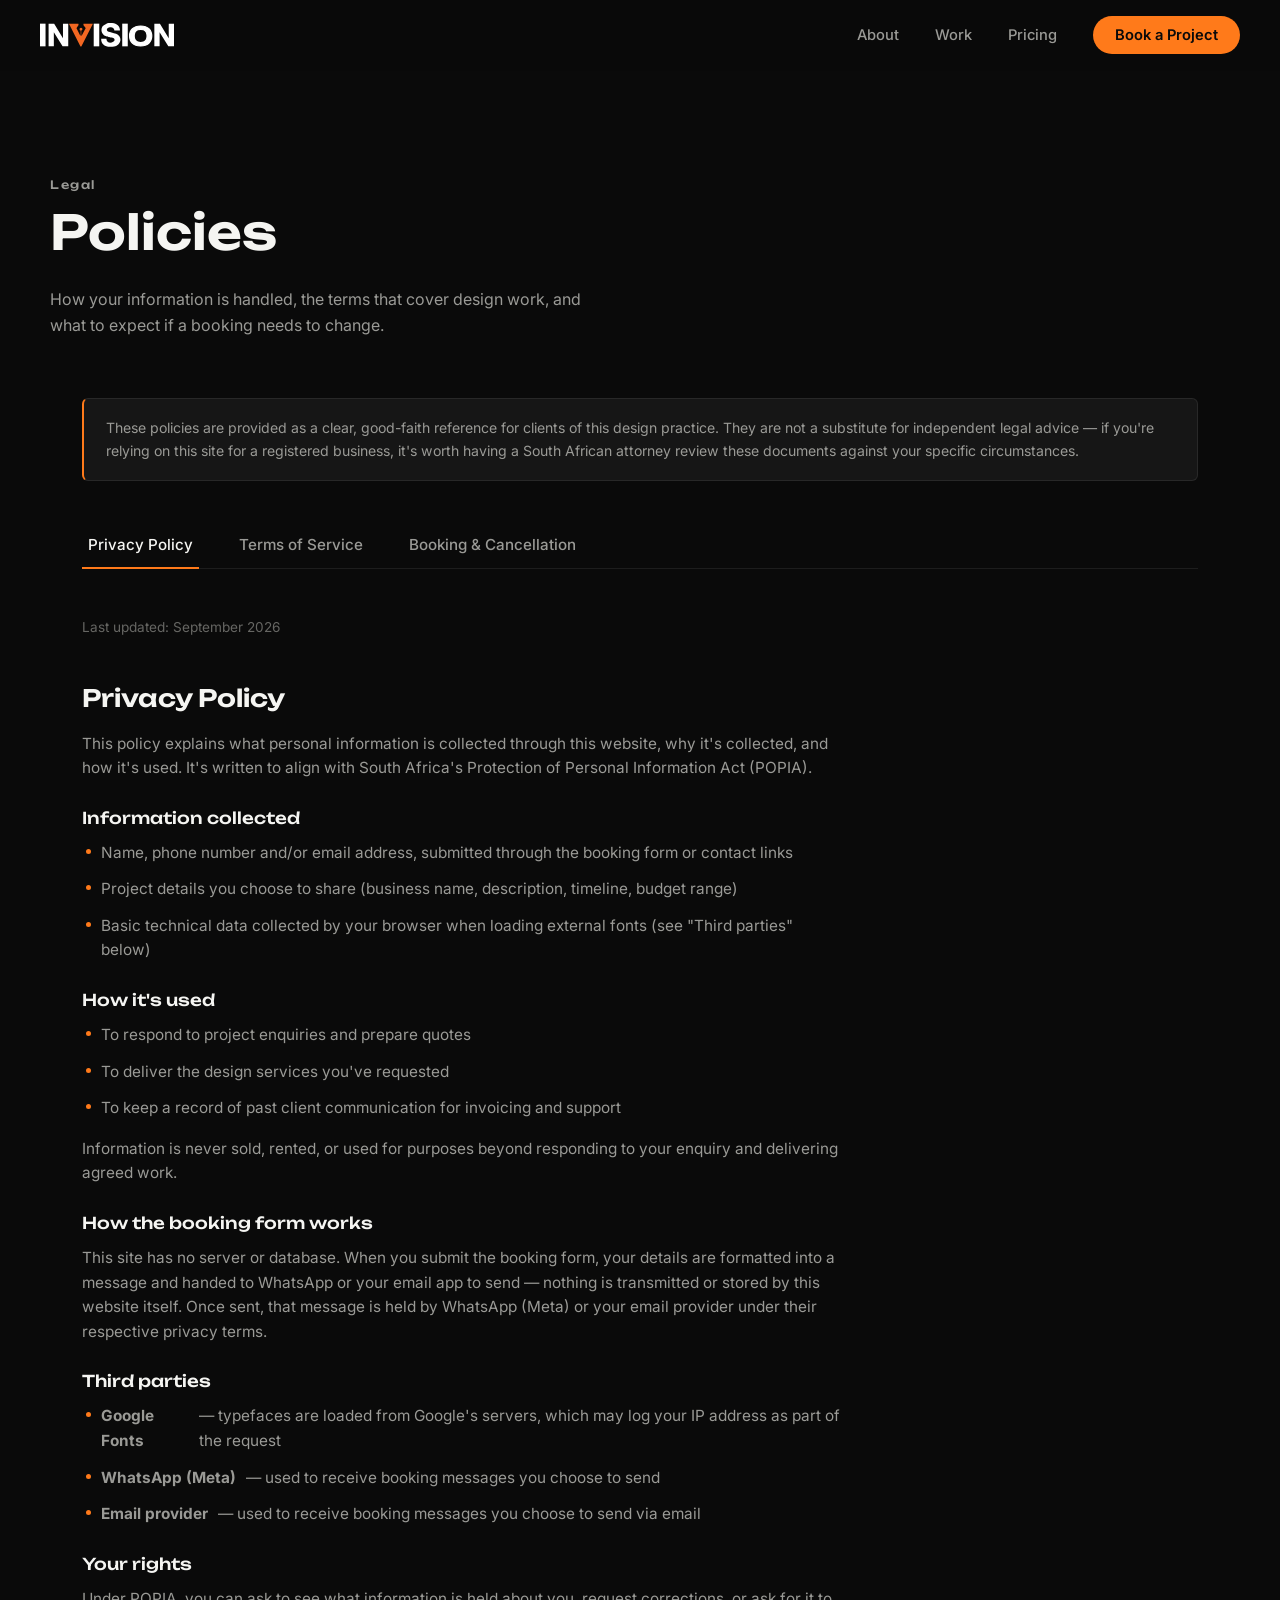
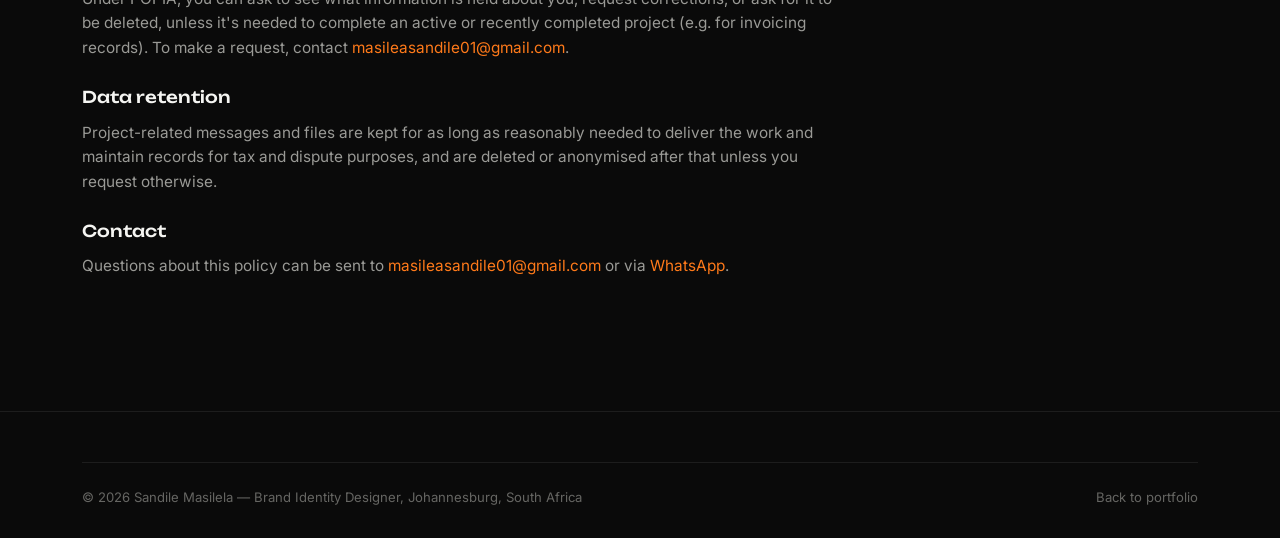
<file: policies.html>
<!DOCTYPE html>
<html lang="en">
<head>
<meta charset="UTF-8">
<meta name="viewport" content="width=device-width, initial-scale=1.0">
<title>Policies — Sandile Masilela Design</title>
<link rel="preconnect" href="https://fonts.googleapis.com">
<link rel="preconnect" href="https://fonts.gstatic.com" crossorigin>
<link href="https://fonts.googleapis.com/css2?family=Unbounded:wght@400;500;600;700&family=Inter:wght@400;500;600;700&display=swap" rel="stylesheet">
<link rel="stylesheet" href="css/style.css">
</head>
<body>

<nav id="navbar">
  <div class="nav-left">
    <a href="index.html" class="logo"><img src="IMAGES/logo-white.svg" alt="Invision"></a>
  </div>
  <ul class="nav-links" id="nav-links">
    <li><a href="index.html#about">About</a></li>
    <li><a href="index.html#work">Work</a></li>
    <li><a href="index.html#packages">Pricing</a></li>
    <li><a href="index.html#book" class="nav-cta">Book a Project</a></li>
  </ul>
  <button class="menu-toggle" id="menu-toggle" aria-label="Toggle menu">
    <span class="bar"></span><span class="bar"></span><span class="bar"></span>
  </button>
</nav>

<div class="container policy-hero">
  <p class="eyebrow">Legal</p>
  <h1>Policies</h1>
  <p>How your information is handled, the terms that cover design work, and what to expect if a booking needs to change.</p>
</div>

<div class="container" style="padding-bottom:120px;">
  <div class="policy-disclaimer">
    These policies are provided as a clear, good-faith reference for clients of this design practice. They are not a substitute for independent legal advice — if you're relying on this site for a registered business, it's worth having a South African attorney review these documents against your specific circumstances.
  </div>

  <div class="policy-tabs" role="tablist">
    <button class="policy-tab active" data-tab="privacy">Privacy Policy</button>
    <button class="policy-tab" data-tab="terms">Terms of Service</button>
    <button class="policy-tab" data-tab="booking">Booking &amp; Cancellation</button>
  </div>

  <!-- PRIVACY -->
  <div class="policy-panel active" id="privacy" data-panel="privacy">
    <span class="policy-updated">Last updated: September 2026</span>

    <h2>Privacy Policy</h2>
    <p>This policy explains what personal information is collected through this website, why it's collected, and how it's used. It's written to align with South Africa's Protection of Personal Information Act (POPIA).</p>

    <h3>Information collected</h3>
    <ul>
      <li>Name, phone number and/or email address, submitted through the booking form or contact links</li>
      <li>Project details you choose to share (business name, description, timeline, budget range)</li>
      <li>Basic technical data collected by your browser when loading external fonts (see "Third parties" below)</li>
    </ul>

    <h3>How it's used</h3>
    <ul>
      <li>To respond to project enquiries and prepare quotes</li>
      <li>To deliver the design services you've requested</li>
      <li>To keep a record of past client communication for invoicing and support</li>
    </ul>
    <p>Information is never sold, rented, or used for purposes beyond responding to your enquiry and delivering agreed work.</p>

    <h3>How the booking form works</h3>
    <p>This site has no server or database. When you submit the booking form, your details are formatted into a message and handed to WhatsApp or your email app to send — nothing is transmitted or stored by this website itself. Once sent, that message is held by WhatsApp (Meta) or your email provider under their respective privacy terms.</p>

    <h3>Third parties</h3>
    <ul>
      <li><strong>Google Fonts</strong> — typefaces are loaded from Google's servers, which may log your IP address as part of the request</li>
      <li><strong>WhatsApp (Meta)</strong> — used to receive booking messages you choose to send</li>
      <li><strong>Email provider</strong> — used to receive booking messages you choose to send via email</li>
    </ul>

    <h3>Your rights</h3>
    <p>Under POPIA, you can ask to see what information is held about you, request corrections, or ask for it to be deleted, unless it's needed to complete an active or recently completed project (e.g. for invoicing records). To make a request, contact <a href="mailto:masileasandile01@gmail.com" style="color:var(--accent);">masileasandile01@gmail.com</a>.</p>

    <h3>Data retention</h3>
    <p>Project-related messages and files are kept for as long as reasonably needed to deliver the work and maintain records for tax and dispute purposes, and are deleted or anonymised after that unless you request otherwise.</p>

    <h3>Contact</h3>
    <p>Questions about this policy can be sent to <a href="mailto:masileasandile01@gmail.com" style="color:var(--accent);">masileasandile01@gmail.com</a> or via <a href="https://wa.me/27646950715" target="_blank" style="color:var(--accent);">WhatsApp</a>.</p>
  </div>

  <!-- TERMS -->
  <div class="policy-panel" id="terms" data-panel="terms">
    <span class="policy-updated">Last updated: September 2026</span>

    <h2>Terms of Service</h2>
    <p>These terms apply to any design, web, or marketing project booked through this website or agreed directly with Sandile Masilela ("the designer").</p>

    <h3>Scope of work</h3>
    <p>Each project is defined by a written scope (via WhatsApp, email, or a formal proposal) agreed before work begins, including deliverables, timeline, and price. Work outside that scope is treated as a separate, additional request.</p>

    <h3>Payment</h3>
    <ul>
      <li>A non-refundable deposit (typically 50%) is required before design work begins, unless otherwise agreed in writing</li>
      <li>The remaining balance is due on delivery of final files, before high-resolution or source files are handed over</li>
      <li>Ongoing/monthly packages are billed at the start of each month and may be paused or cancelled with 14 days' notice</li>
    </ul>

    <h3>Revisions</h3>
    <p>Each package includes a set number of revision rounds, stated at proposal stage. Additional revisions beyond that are billed at an hourly rate, agreed in advance.</p>

    <h3>Intellectual property</h3>
    <ul>
      <li>Full ownership and usage rights of final deliverables transfer to the client once the project is paid in full</li>
      <li>Until final payment is received, all designs remain the property of the designer and may not be used commercially</li>
      <li>The designer retains the right to display completed work in a portfolio, unless the client requests confidentiality in writing</li>
    </ul>

    <h3>Timelines</h3>
    <p>Timelines are estimates based on the agreed scope and timely feedback from the client. Delays in client feedback, content, or approvals will extend the delivery date accordingly.</p>

    <h3>Liability</h3>
    <p>The designer will deliver work with reasonable skill and care, but is not liable for indirect losses (e.g. lost business, lost revenue) arising from the use of delivered designs. Clients are responsible for reviewing and approving final files — including spelling, contact details, and legal compliance — before publishing or printing.</p>

    <h3>Governing law</h3>
    <p>These terms are governed by the laws of South Africa.</p>
  </div>

  <!-- BOOKING -->
  <div class="policy-panel" id="booking" data-panel="booking">
    <span class="policy-updated">Last updated: September 2026</span>

    <h2>Booking &amp; Cancellation Policy</h2>
    <p>This covers how project bookings, consultations, and cancellations work.</p>

    <h3>Making a booking</h3>
    <p>Submitting the booking form sends a project request via WhatsApp or email — it is a request, not a confirmed booking. A project is confirmed once scope, timeline and price are agreed and, where required, the deposit is received.</p>

    <h3>Response times</h3>
    <p>Enquiries are typically responded to within 24–48 hours on business days. A free 15-minute intro consultation can be requested for new projects; consultations beyond that are billed at R250/hour.</p>

    <h3>Cancelling a project</h3>
    <ul>
      <li>Cancelling before work begins: deposit is non-refundable, as it secures your project slot</li>
      <li>Cancelling after work begins: the deposit plus a pro-rated fee for work completed to that point is due</li>
      <li>Cancelling a monthly package: takes effect at the end of the current billing month, with 14 days' notice</li>
    </ul>

    <h3>Rescheduling</h3>
    <p>Timelines can be moved by mutual agreement, with as much notice as possible. Repeated rescheduling on the client's side beyond two occasions may require a new proposal and timeline.</p>

    <h3>Refunds</h3>
    <p>Deposits are non-refundable once a project slot is secured. If a project is cancelled by the designer before any work has started, the full deposit is refunded.</p>

    <h3>Communication</h3>
    <p>Project updates are primarily handled over WhatsApp or email, based on your preference selected at booking. Please keep contact details up to date so updates aren't missed.</p>
  </div>
</div>

<footer>
  <div class="container">
    <div class="footer-bottom">
      <p>&copy; 2026 Sandile Masilela — Brand Identity Designer, Johannesburg, South Africa</p>
      <p><a href="index.html" style="color:var(--text-faint);">Back to portfolio</a></p>
    </div>
  </div>
</footer>

<script src="js/main.js"></script>
<script>
  // Tab switching, and deep-linking via #privacy / #terms / #booking
  const tabs = document.querySelectorAll('.policy-tab');
  const panels = document.querySelectorAll('.policy-panel');

  function activateTab(name) {
    tabs.forEach(t => t.classList.toggle('active', t.dataset.tab === name));
    panels.forEach(p => p.classList.toggle('active', p.dataset.panel === name));
  }

  tabs.forEach(tab => {
    tab.addEventListener('click', () => {
      activateTab(tab.dataset.tab);
      history.replaceState(null, '', '#' + tab.dataset.tab);
    });
  });

  const initial = window.location.hash.replace('#', '');
  if (['privacy', 'terms', 'booking'].includes(initial)) {
    activateTab(initial);
  }
</script>
</body>
</html>
</file>
<file: css/style.css>
/* ==========================================================================
   SANDILE MASILELA — BRAND IDENTITY DESIGNER
   Design tokens
   ========================================================================== */
:root {
  --bg: #0a0a0a;
  --bg-alt: #101010;
  --surface: #161616;
  --surface-hover: #1c1c1c;
  --border: rgba(255, 255, 255, 0.08);
  --border-strong: rgba(255, 255, 255, 0.16);

  --text: #f5f5f2;
  --text-muted: #9a9a96;
  --text-faint: #666663;

  --accent: #ff7a1a;
  --accent-deep: #c2570a;
  --accent-glow: rgba(255, 122, 26, 0.18);

  --font-display: 'Unbounded', sans-serif;
  --font-body: 'Inter', sans-serif;

  --radius-sm: 6px;
  --radius-md: 14px;
  --radius-lg: 24px;

  --ease: cubic-bezier(0.22, 1, 0.36, 1);
}

* {
  margin: 0;
  padding: 0;
  box-sizing: border-box;
}

html {
  scroll-behavior: smooth;
}

@media (prefers-reduced-motion: reduce) {
  html {
    scroll-behavior: auto;
  }
  *, *::before, *::after {
    animation-duration: 0.001ms !important;
    animation-iteration-count: 1 !important;
    transition-duration: 0.001ms !important;
    scroll-behavior: auto !important;
  }
}

body {
  background: var(--bg);
  color: var(--text);
  font-family: var(--font-body);
  line-height: 1.6;
  overflow-x: hidden;
  font-size: 16px;
}

a {
  text-decoration: none;
  color: inherit;
}

img {
  max-width: 100%;
  display: block;
}

button {
  font-family: inherit;
  cursor: pointer;
}

ul {
  list-style: none;
}

::selection {
  background: var(--accent);
  color: #0a0a0a;
}

:focus-visible {
  outline: 2px solid var(--accent);
  outline-offset: 3px;
}

.container {
  max-width: 1180px;
  margin: 0 auto;
  padding: 0 32px;
}

.eyebrow {
  font-family: var(--font-display);
  font-size: 0.72rem;
  font-weight: 500;
  color: var(--accent);
  letter-spacing: 0.14em;
}

section {
  padding: 140px 0;
  position: relative;
}

.section-head {
  max-width: 620px;
  margin-bottom: 64px;
}

.section-head h2 {
  font-family: var(--font-display);
  font-size: clamp(2rem, 4vw, 2.8rem);
  font-weight: 600;
  line-height: 1.15;
  margin-top: 14px;
}

.section-head p {
  color: var(--text-muted);
  font-size: 1.05rem;
  margin-top: 16px;
  max-width: 480px;
}

/* Buttons */
.btn {
  display: inline-flex;
  align-items: center;
  justify-content: center;
  gap: 10px;
  padding: 15px 30px;
  border-radius: 100px;
  font-family: var(--font-body);
  font-weight: 600;
  font-size: 0.95rem;
  border: 1px solid transparent;
  transition: transform 0.25s var(--ease), background 0.25s, border-color 0.25s, color 0.25s;
  white-space: nowrap;
}

.btn-primary {
  background: var(--accent);
  color: #0a0a0a;
}

.btn-primary:hover {
  background: #ff9243;
  transform: translateY(-2px);
}

.btn-outline {
  border-color: var(--border-strong);
  color: var(--text);
}

.btn-outline:hover {
  border-color: var(--accent);
  color: var(--accent);
  transform: translateY(-2px);
}

/* ==========================================================================
   NAVBAR
   ========================================================================== */
nav#navbar {
  position: fixed;
  top: 0;
  left: 0;
  width: 100%;
  background: rgba(10, 10, 10, 0.85);
  backdrop-filter: blur(14px);
  -webkit-backdrop-filter: blur(14px);
  display: flex;
  flex-wrap: wrap;
  row-gap: 10px;
  justify-content: space-between;
  align-items: center;
  padding: 22px 40px;
  z-index: 1000;
  border-bottom: 1px solid transparent;
  transition: padding 0.3s var(--ease), border-color 0.3s;
}

nav#navbar.scrolled {
  padding: 14px 40px;
  border-bottom-color: var(--border);
}

.logo {
  display: flex;
  align-items: center;
  height: 26px;
}

.logo img {
  height: 100%;
  width: auto;
  display: block;
  transition: opacity 0.25s;
}

.logo:hover img {
  opacity: 0.85;
}

.nav-links {
  display: flex;
  align-items: center;
  gap: 36px;
}

.nav-links a {
  font-weight: 500;
  font-size: 0.92rem;
  color: var(--text-muted);
  transition: color 0.25s;
  position: relative;
}

.nav-links a:hover {
  color: var(--text);
}

.nav-links a.nav-cta {
  color: var(--bg);
  background: var(--accent);
  padding: 10px 22px;
  border-radius: 100px;
  font-weight: 600;
}

.nav-links a.nav-cta:hover {
  background: #ff9243;
  color: var(--bg);
}

.menu-toggle {
  display: none;
  flex-direction: column;
  justify-content: space-between;
  width: 26px;
  height: 18px;
  background: transparent;
  border: none;
  z-index: 1100;
}

.menu-toggle .bar {
  background: var(--text);
  height: 2px;
  width: 100%;
  border-radius: 4px;
  transition: all 0.3s var(--ease);
}

.menu-toggle.active .bar:nth-child(1) { transform: rotate(45deg) translate(5px, 6px); }
.menu-toggle.active .bar:nth-child(2) { opacity: 0; }
.menu-toggle.active .bar:nth-child(3) { transform: rotate(-45deg) translate(5px, -6px); }

@media (max-width: 1100px) {
  .nav-links {
    position: fixed;
    top: 0;
    right: -100%;
    width: min(360px, 100%);
    height: 100vh;
    background: #0d0d0d;
    flex-direction: column;
    justify-content: center;
    gap: 36px;
    transition: right 0.4s var(--ease);
    border-left: 1px solid var(--border);
  }
  .nav-links.active { right: 0; }
  .nav-links a.nav-cta { padding: 14px 30px; }
  .menu-toggle { display: flex; }
}

/* ==========================================================================
   HERO
   ========================================================================== */
header#home {
  min-height: 100vh;
  display: flex;
  align-items: center;
  padding: 170px 0 80px;
  position: relative;
  overflow: hidden;
  background:
    radial-gradient(circle at var(--mx, 70%) var(--my, 30%), var(--accent-glow), transparent 45%),
    linear-gradient(180deg, #0a0a0a 0%, #0d0d0d 100%);
}

.hero-inner {
  max-width: 880px;
}

.hero-kicker {
  display: flex;
  align-items: center;
  gap: 10px;
  margin-bottom: 24px;
}

.hero-kicker .dot {
  width: 8px;
  height: 8px;
  border-radius: 50%;
  background: var(--accent);
  box-shadow: 0 0 0 4px var(--accent-glow);
}

.hero-kicker span {
  font-size: 0.85rem;
  color: var(--text-muted);
}

header#home h1 {
  font-family: var(--font-display);
  font-size: clamp(2.6rem, 6vw, 4.6rem);
  font-weight: 600;
  line-height: 1.08;
  letter-spacing: -0.01em;
}

header#home h1 .rotator {
  color: var(--accent);
  display: inline-block;
}

.hero-desc {
  margin-top: 26px;
  font-size: 1.15rem;
  color: var(--text-muted);
  max-width: 540px;
}

.hero-actions {
  margin-top: 40px;
  display: flex;
  gap: 16px;
  flex-wrap: wrap;
}

.hero-meta {
  margin-top: 72px;
  display: flex;
  gap: 48px;
  flex-wrap: wrap;
  border-top: 1px solid var(--border);
  padding-top: 28px;
}

.hero-meta div strong {
  font-family: var(--font-display);
  font-size: 1.6rem;
  font-weight: 600;
  display: block;
}

.hero-meta div span {
  color: var(--text-faint);
  font-size: 0.85rem;
}

/* ==========================================================================
   ABOUT
   ========================================================================== */
.about-grid {
  display: grid;
  grid-template-columns: 1.1fr 0.9fr;
  gap: 64px;
  align-items: start;
}

.about-grid p {
  color: var(--text-muted);
  font-size: 1.05rem;
  margin-bottom: 18px;
}

.about-facts {
  display: flex;
  flex-direction: column;
  gap: 22px;
}

.about-fact {
  border-left: 2px solid var(--border);
  padding-left: 20px;
  transition: border-color 0.3s;
}

.about-fact:hover {
  border-left-color: var(--accent);
}

.about-fact strong {
  font-family: var(--font-display);
  font-size: 0.95rem;
  font-weight: 500;
  display: block;
  margin-bottom: 4px;
}

.about-fact span {
  color: var(--text-faint);
  font-size: 0.88rem;
}

@media (max-width: 820px) {
  .about-grid { grid-template-columns: 1fr; }
}

/* ==========================================================================
   PROCESS
   ========================================================================== */
.process-list {
  display: grid;
  grid-template-columns: repeat(4, 1fr);
  gap: 1px;
  background: var(--border);
  border: 1px solid var(--border);
  border-radius: var(--radius-md);
  overflow: hidden;
}

.process-step {
  background: var(--bg-alt);
  padding: 36px 28px;
  transition: background 0.3s;
}

.process-step:hover {
  background: var(--surface);
}

.process-step .num {
  font-family: var(--font-display);
  color: var(--accent);
  font-size: 0.85rem;
  font-weight: 500;
}

.process-step h3 {
  font-family: var(--font-display);
  font-size: 1.05rem;
  font-weight: 500;
  margin: 16px 0 10px;
}

.process-step p {
  color: var(--text-muted);
  font-size: 0.92rem;
}

@media (max-width: 900px) {
  .process-list { grid-template-columns: 1fr 1fr; }
}
@media (max-width: 560px) {
  .process-list { grid-template-columns: 1fr; }
}

/* ==========================================================================
   SERVICES
   ========================================================================== */
.services-grid {
  display: grid;
  grid-template-columns: repeat(3, 1fr);
  gap: 20px;
}

.service-card {
  background: var(--surface);
  border: 1px solid var(--border);
  border-radius: var(--radius-md);
  padding: 32px;
  transition: transform 0.3s var(--ease), border-color 0.3s;
}

.service-card:hover {
  transform: translateY(-6px);
  border-color: var(--border-strong);
}

.service-card .icon {
  width: 44px;
  height: 44px;
  border-radius: 10px;
  background: var(--accent-glow);
  color: var(--accent);
  display: flex;
  align-items: center;
  justify-content: center;
  font-family: var(--font-display);
  font-weight: 600;
  margin-bottom: 22px;
}

.service-card h3 {
  font-family: var(--font-display);
  font-size: 1.1rem;
  font-weight: 500;
  margin-bottom: 10px;
}

.service-card p {
  color: var(--text-muted);
  font-size: 0.92rem;
}

@media (max-width: 900px) {
  .services-grid { grid-template-columns: 1fr 1fr; }
}
@media (max-width: 600px) {
  .services-grid { grid-template-columns: 1fr; }
}

/* ==========================================================================
   PROJECTS
   ========================================================================== */
.filter-bar {
  display: flex;
  gap: 10px;
  flex-wrap: wrap;
  margin-bottom: 40px;
}

.filter-btn {
  background: transparent;
  border: 1px solid var(--border);
  color: var(--text-muted);
  padding: 9px 20px;
  border-radius: 100px;
  font-size: 0.88rem;
  font-weight: 500;
  transition: all 0.25s;
}

.filter-btn:hover {
  border-color: var(--border-strong);
  color: var(--text);
}

.filter-btn.active {
  background: var(--accent);
  border-color: var(--accent);
  color: var(--bg);
}

.project-grid {
  display: grid;
  grid-template-columns: repeat(3, 1fr);
  gap: 20px;
}

.project-card {
  position: relative;
  border-radius: var(--radius-md);
  overflow: hidden;
  aspect-ratio: 4/5;
  background: var(--surface);
  cursor: pointer;
  transition: transform 0.4s var(--ease), opacity 0.3s, filter 0.3s;
}

.project-card.is-hidden {
  display: none;
}

.project-card img {
  width: 100%;
  height: 100%;
  object-fit: cover;
  transition: transform 0.6s var(--ease);
}

.project-card:hover img {
  transform: scale(1.06);
}

.project-card .overlay {
  position: absolute;
  inset: 0;
  background: linear-gradient(0deg, rgba(0,0,0,0.88) 0%, rgba(0,0,0,0.1) 55%, transparent 100%);
  display: flex;
  flex-direction: column;
  justify-content: flex-end;
  padding: 24px;
}

.project-card .tag {
  color: var(--accent);
  font-size: 0.78rem;
  font-weight: 600;
  margin-bottom: 6px;
}

.project-card h3 {
  font-family: var(--font-display);
  font-size: 1.1rem;
  font-weight: 500;
}

@media (max-width: 900px) {
  .project-grid { grid-template-columns: 1fr 1fr; }
}
@media (max-width: 600px) {
  .project-grid { grid-template-columns: 1fr; }
}

/* ==========================================================================
   PACKAGES
   ========================================================================== */
.packages-grid {
  display: grid;
  grid-template-columns: repeat(3, 1fr);
  gap: 20px;
}

.package-card {
  background: var(--surface);
  border: 1px solid var(--border);
  border-radius: var(--radius-md);
  padding: 36px 30px;
  display: flex;
  flex-direction: column;
  transition: border-color 0.3s, transform 0.3s var(--ease);
}

.package-card:hover {
  transform: translateY(-6px);
}

.package-card.featured {
  border-color: var(--accent);
  background: linear-gradient(180deg, rgba(255,122,26,0.06), var(--surface) 40%);
  position: relative;
}

.package-card.featured::before {
  content: 'Most booked';
  position: absolute;
  top: -13px;
  left: 30px;
  background: var(--accent);
  color: var(--bg);
  font-size: 0.72rem;
  font-weight: 700;
  padding: 5px 14px;
  border-radius: 100px;
}

.package-card h3 {
  font-family: var(--font-display);
  font-size: 1.15rem;
  font-weight: 500;
}

.package-card .price {
  font-family: var(--font-display);
  font-size: 2rem;
  font-weight: 600;
  margin: 16px 0 4px;
}

.package-card .price span {
  font-size: 0.9rem;
  color: var(--text-faint);
  font-weight: 400;
  font-family: var(--font-body);
}

.package-card .price-note {
  color: var(--text-faint);
  font-size: 0.85rem;
  margin-bottom: 26px;
}

.package-card ul {
  display: flex;
  flex-direction: column;
  gap: 13px;
  margin-bottom: 30px;
  flex-grow: 1;
}

.package-card li {
  font-size: 0.92rem;
  color: var(--text-muted);
  display: flex;
  gap: 10px;
}

.package-card li::before {
  content: '';
  min-width: 6px;
  height: 6px;
  border-radius: 50%;
  background: var(--accent);
  margin-top: 7px;
}

.addons-note {
  text-align: center;
  color: var(--text-muted);
  margin-top: 48px;
}

@media (max-width: 900px) {
  .packages-grid { grid-template-columns: 1fr; }
}

/* ==========================================================================
   BOOKING WIZARD
   ========================================================================== */
.booking-wrap {
  background: var(--surface);
  border: 1px solid var(--border);
  border-radius: var(--radius-lg);
  padding: 48px;
  max-width: 760px;
  margin: 0 auto;
}

.booking-progress {
  display: flex;
  gap: 8px;
  margin-bottom: 40px;
}

.booking-progress .seg {
  height: 3px;
  flex: 1;
  background: var(--border);
  border-radius: 4px;
  overflow: hidden;
}

.booking-progress .seg i {
  display: block;
  height: 100%;
  width: 0%;
  background: var(--accent);
  transition: width 0.4s var(--ease);
}

.booking-progress .seg.done i { width: 100%; }
.booking-progress .seg.current i { width: 55%; }

.booking-step {
  display: none;
}

.booking-step.active {
  display: block;
  animation: stepIn 0.35s var(--ease);
}

@keyframes stepIn {
  from { opacity: 0; transform: translateY(10px); }
  to { opacity: 1; transform: translateY(0); }
}

.booking-step .step-label {
  color: var(--accent);
  font-size: 0.78rem;
  font-weight: 600;
  letter-spacing: 0.06em;
  margin-bottom: 8px;
}

.booking-step h3 {
  font-family: var(--font-display);
  font-size: 1.4rem;
  font-weight: 500;
  margin-bottom: 28px;
}

.option-grid {
  display: grid;
  grid-template-columns: repeat(2, 1fr);
  gap: 12px;
}

.option-card {
  border: 1px solid var(--border);
  border-radius: var(--radius-sm);
  padding: 18px 20px;
  background: var(--bg-alt);
  color: var(--text);
  transition: all 0.2s;
  text-align: left;
}

.option-card:hover {
  border-color: var(--border-strong);
}

.option-card.selected {
  border-color: var(--accent);
  background: var(--accent-glow);
}

.option-card strong {
  display: block;
  font-size: 0.95rem;
  margin-bottom: 4px;
}

.option-card span {
  font-size: 0.82rem;
  color: var(--text-faint);
}

.field {
  margin-bottom: 20px;
}

.field label {
  display: block;
  font-size: 0.85rem;
  color: var(--text-muted);
  margin-bottom: 8px;
}

.field input,
.field textarea,
.field select {
  width: 100%;
  background: var(--bg-alt);
  border: 1px solid var(--border);
  border-radius: var(--radius-sm);
  padding: 14px 16px;
  color: var(--text);
  font-family: var(--font-body);
  font-size: 0.95rem;
  transition: border-color 0.2s;
}

.field input:focus,
.field textarea:focus,
.field select:focus {
  border-color: var(--accent);
  outline: none;
}

.field textarea {
  resize: vertical;
  min-height: 100px;
}

.field-row {
  display: grid;
  grid-template-columns: 1fr 1fr;
  gap: 16px;
}

.contact-method-toggle {
  display: flex;
  gap: 12px;
  margin-bottom: 24px;
}

.method-btn {
  flex: 1;
  border: 1px solid var(--border);
  background: var(--bg-alt);
  color: var(--text-muted);
  padding: 14px;
  border-radius: var(--radius-sm);
  font-weight: 600;
  font-size: 0.9rem;
  transition: all 0.2s;
}

.method-btn.selected {
  border-color: var(--accent);
  color: var(--text);
  background: var(--accent-glow);
}

.consent-row {
  display: flex;
  align-items: flex-start;
  gap: 10px;
  margin: 24px 0;
  font-size: 0.85rem;
  color: var(--text-muted);
}

.consent-row input {
  margin-top: 3px;
  accent-color: var(--accent);
}

.consent-row a {
  color: var(--accent);
  text-decoration: underline;
}

.review-box {
  background: var(--bg-alt);
  border: 1px solid var(--border);
  border-radius: var(--radius-sm);
  padding: 20px 22px;
  font-size: 0.9rem;
  color: var(--text-muted);
  margin-bottom: 24px;
}

.review-box div {
  display: flex;
  justify-content: space-between;
  padding: 8px 0;
  border-bottom: 1px solid var(--border);
}

.review-box div:last-child { border-bottom: none; }
.review-box strong { color: var(--text); font-weight: 500; }

.booking-nav {
  display: flex;
  justify-content: space-between;
  margin-top: 32px;
}

.booking-nav .spacer { flex: 1; }

.field-error {
  color: var(--accent);
  font-size: 0.8rem;
  margin-top: 6px;
  display: none;
}

.field.invalid input,
.field.invalid textarea {
  border-color: var(--accent);
}

.field.invalid .field-error {
  display: block;
}

/* honeypot - hidden from real users, catches bots */
.hp-field {
  position: absolute;
  left: -9999px;
  width: 1px;
  height: 1px;
  overflow: hidden;
}

.booking-success {
  display: none;
  text-align: center;
  padding: 20px 0;
}

.booking-success.active { display: block; }

.booking-success .icon-check {
  width: 56px;
  height: 56px;
  border-radius: 50%;
  background: var(--accent-glow);
  color: var(--accent);
  display: flex;
  align-items: center;
  justify-content: center;
  font-size: 1.6rem;
  margin: 0 auto 20px;
}

@media (max-width: 640px) {
  .booking-wrap { padding: 30px 22px; }
  .option-grid { grid-template-columns: 1fr; }
  .field-row { grid-template-columns: 1fr; }
}

/* ==========================================================================
   CONTACT / FOOTER
   ========================================================================== */
.contact-strip {
  text-align: center;
}

.contact-strip h2 {
  font-family: var(--font-display);
  font-size: clamp(1.8rem, 4vw, 2.6rem);
  font-weight: 600;
  max-width: 640px;
  margin: 0 auto 18px;
}

.contact-strip p {
  color: var(--text-muted);
  max-width: 460px;
  margin: 0 auto 34px;
}

.contact-links {
  display: flex;
  justify-content: center;
  gap: 16px;
  flex-wrap: wrap;
}

footer {
  border-top: 1px solid var(--border);
  padding: 50px 0 30px;
}

.footer-grid {
  display: flex;
  justify-content: space-between;
  flex-wrap: wrap;
  gap: 30px;
  margin-bottom: 30px;
}

.footer-col h4 {
  font-family: var(--font-display);
  font-size: 0.85rem;
  font-weight: 500;
  margin-bottom: 14px;
  color: var(--text-muted);
}

.footer-col a {
  display: block;
  color: var(--text-faint);
  font-size: 0.88rem;
  margin-bottom: 10px;
  transition: color 0.2s;
}

.footer-col a:hover { color: var(--text); }

.footer-bottom {
  border-top: 1px solid var(--border);
  padding-top: 24px;
  display: flex;
  justify-content: space-between;
  flex-wrap: wrap;
  gap: 10px;
  color: var(--text-faint);
  font-size: 0.82rem;
}

/* ==========================================================================
   PROJECT MODAL
   ========================================================================== */
.project-modal {
  position: fixed;
  inset: 0;
  background: rgba(0, 0, 0, 0.85);
  backdrop-filter: blur(6px);
  z-index: 2000;
  display: flex;
  align-items: center;
  justify-content: center;
  opacity: 0;
  visibility: hidden;
  transition: opacity 0.3s;
  padding: 24px;
}

.project-modal.active {
  opacity: 1;
  visibility: visible;
}

.modal-content {
  background: var(--bg-alt);
  border: 1px solid var(--border);
  border-radius: var(--radius-lg);
  max-width: 820px;
  width: 100%;
  max-height: 88vh;
  overflow-y: auto;
  position: relative;
  transform: translateY(20px);
  transition: transform 0.3s var(--ease);
}

.project-modal.active .modal-content {
  transform: translateY(0);
}

.modal-close {
  position: absolute;
  top: 18px;
  right: 18px;
  width: 38px;
  height: 38px;
  border-radius: 50%;
  background: rgba(0,0,0,0.6);
  border: none;
  color: #fff;
  font-size: 1.4rem;
  z-index: 5;
}

.modal-hero img {
  width: 100%;
  height: 320px;
  object-fit: cover;
  border-radius: var(--radius-lg) var(--radius-lg) 0 0;
}

.modal-body { padding: 40px; }

.modal-tag {
  color: var(--accent);
  font-size: 0.8rem;
  font-weight: 600;
}

.modal-title {
  font-family: var(--font-display);
  font-size: 1.7rem;
  font-weight: 600;
  margin-top: 10px;
}

.modal-section { margin-top: 30px; }

.modal-section h3 {
  font-family: var(--font-display);
  font-size: 0.85rem;
  color: var(--text-faint);
  font-weight: 500;
  margin-bottom: 10px;
}

.modal-section p {
  color: var(--text-muted);
}

.modal-deliverables {
  display: flex;
  flex-wrap: wrap;
  gap: 8px;
}

.deliverable-item {
  background: var(--surface);
  border: 1px solid var(--border);
  padding: 7px 14px;
  border-radius: 100px;
  font-size: 0.82rem;
}

.modal-gallery {
  display: grid;
  grid-template-columns: repeat(3, 1fr);
  gap: 10px;
}

.modal-gallery img {
  border-radius: var(--radius-sm);
  aspect-ratio: 1;
  object-fit: cover;
}

/* ==========================================================================
   REVEAL ANIMATION (single orchestrated pattern, scroll-triggered)
   ========================================================================== */
.reveal {
  opacity: 0;
  transform: translateY(24px);
  transition: opacity 0.7s var(--ease), transform 0.7s var(--ease);
}

.reveal.in-view {
  opacity: 1;
  transform: translateY(0);
}

/* ==========================================================================
   TOAST (form feedback)
   ========================================================================== */
.toast {
  position: fixed;
  bottom: 30px;
  left: 50%;
  transform: translate(-50%, 20px);
  background: var(--surface);
  border: 1px solid var(--border-strong);
  padding: 14px 24px;
  border-radius: 100px;
  font-size: 0.88rem;
  opacity: 0;
  pointer-events: none;
  transition: all 0.3s var(--ease);
  z-index: 3000;
}

.toast.show {
  opacity: 1;
  transform: translate(-50%, 0);
}

/* ==========================================================================
   AUDIENCE TOGGLE — bold segmented pill, its own row below the nav
   (moved out of the navbar entirely, so it no longer competes with the
   logo/hamburger for width on small screens)
   ========================================================================== */
.audience-select {
  margin-bottom: 36px;
}

.audience-select-label {
  font-family: var(--font-display);
  font-size: 0.72rem;
  font-weight: 500;
  letter-spacing: 0.14em;
  text-transform: uppercase;
  color: var(--text-faint);
  margin-bottom: 14px;
}

.audience-toggle {
  display: flex;
  background: transparent;
  border: 1px solid var(--border-strong);
  border-radius: 100px;
  padding: 5px;
  gap: 6px;
  max-width: 440px;
}

.audience-toggle a {
  flex: 1;
  text-align: center;
  padding: 14px 18px;
  border-radius: 100px;
  border: 1px solid transparent;
  font-size: 0.92rem;
  font-weight: 700;
  color: var(--text);
  white-space: nowrap;
  transition: all 0.2s;
}

.audience-toggle a.active {
  background: var(--accent);
  color: var(--bg);
  box-shadow: 0 2px 14px var(--accent-glow);
}

.audience-toggle a:not(.active) {
  border-color: var(--border-strong);
}

.audience-toggle a:not(.active):hover {
  border-color: var(--text-muted);
  color: var(--accent);
}

.recruiter-hero .audience-select {
  display: flex;
  flex-direction: column;
  align-items: center;
}

.recruiter-hero .audience-select-label {
  text-align: center;
}

@media (max-width: 480px) {
  .audience-toggle a { padding: 12px 14px; font-size: 0.85rem; }
}

.nav-left {
  display: flex;
  align-items: center;
  gap: 22px;
}

@media (max-width: 480px) {
  nav#navbar { padding: 14px 16px; }
  .logo { height: 20px; }
  .menu-toggle { width: 22px; height: 15px; }
}

/* ==========================================================================
   RECRUITER PAGE — SKILLS / EXPERIENCE / RESUME
   ========================================================================== */
.recruiter-hero {
  padding: 180px 0 80px;
  text-align: center;
}

.recruiter-hero .avatar-ring {
  width: 96px;
  height: 96px;
  border-radius: 50%;
  overflow: hidden;
  background: var(--surface);
  border: 3px solid var(--accent);
  display: flex;
  align-items: center;
  justify-content: center;
  margin: 0 auto 24px;
  font-family: var(--font-display);
  font-size: 1.6rem;
  color: var(--accent);
}

.recruiter-hero .avatar-ring img {
  display: block;
  width: 100%;
  height: 100%;
  object-fit: cover;
  border-radius: 50%;
}

.recruiter-hero h1 {
  font-family: var(--font-display);
  font-size: clamp(2rem, 5vw, 3.2rem);
  font-weight: 600;
}

.recruiter-hero .role-line {
  color: var(--accent);
  font-weight: 600;
  margin-top: 10px;
}

.recruiter-hero p.summary {
  max-width: 620px;
  margin: 22px auto 0;
  color: var(--text-muted);
  font-size: 1.05rem;
}

.recruiter-actions {
  display: flex;
  justify-content: center;
  gap: 14px;
  margin-top: 36px;
  flex-wrap: wrap;
}

.skills-grid {
  display: grid;
  grid-template-columns: repeat(4, 1fr);
  gap: 14px;
}

.skill-pill {
  background: var(--surface);
  border: 1px solid var(--border);
  border-radius: var(--radius-sm);
  padding: 16px 18px;
  font-size: 0.9rem;
  color: var(--text);
  text-align: center;
}

@media (max-width: 820px) {
  .skills-grid { grid-template-columns: repeat(2, 1fr); }
}

.timeline {
  display: flex;
  flex-direction: column;
  gap: 0;
}

.timeline-item {
  display: grid;
  grid-template-columns: 160px 1fr;
  gap: 30px;
  padding: 32px 0;
  border-bottom: 1px solid var(--border);
}

.timeline-item:last-child { border-bottom: none; }

.timeline-item .tl-date {
  color: var(--text-faint);
  font-size: 0.85rem;
  padding-top: 3px;
}

.timeline-item h3 {
  font-family: var(--font-display);
  font-size: 1.1rem;
  font-weight: 500;
}

.timeline-item .tl-company {
  color: var(--accent);
  font-size: 0.9rem;
  font-weight: 600;
  margin-top: 3px;
}

.timeline-item ul {
  margin-top: 14px;
  display: flex;
  flex-direction: column;
  gap: 8px;
}

.timeline-item li {
  color: var(--text-muted);
  font-size: 0.92rem;
  display: flex;
  gap: 10px;
}

.timeline-item li::before {
  content: '';
  min-width: 5px;
  height: 5px;
  border-radius: 50%;
  background: var(--accent);
  margin-top: 8px;
}

@media (max-width: 640px) {
  .timeline-item { grid-template-columns: 1fr; gap: 8px; }
}

.edu-grid {
  display: grid;
  grid-template-columns: 1fr 1fr;
  gap: 20px;
}

@media (max-width: 700px) {
  .edu-grid { grid-template-columns: 1fr; }
}

.edu-card {
  background: var(--surface);
  border: 1px solid var(--border);
  border-radius: var(--radius-md);
  padding: 26px 28px;
}

.edu-card h4 {
  font-family: var(--font-display);
  font-size: 0.78rem;
  color: var(--text-faint);
  font-weight: 500;
  margin-bottom: 16px;
  text-transform: uppercase;
  letter-spacing: 0.06em;
}

.edu-card .edu-item {
  margin-bottom: 14px;
}
.edu-card .edu-item:last-child { margin-bottom: 0; }

.edu-card .edu-item strong {
  display: block;
  font-size: 0.95rem;
  font-weight: 500;
}

.edu-card .edu-item span {
  color: var(--text-faint);
  font-size: 0.82rem;
}

.case-meta-row {
  display: flex;
  gap: 8px;
  flex-wrap: wrap;
  margin: 14px 0 22px;
}

.case-meta-tag {
  background: var(--surface);
  border: 1px solid var(--border);
  padding: 6px 14px;
  border-radius: 100px;
  font-size: 0.78rem;
  color: var(--text-muted);
}

.palette-row {
  display: flex;
  gap: 10px;
  margin-top: 6px;
}

.palette-swatch {
  width: 60px;
  text-align: center;
}

.palette-swatch .chip {
  height: 40px;
  border-radius: 8px;
  border: 1px solid var(--border);
  margin-bottom: 6px;
}

.palette-swatch span {
  font-size: 0.68rem;
  color: var(--text-faint);
  letter-spacing: 0.03em;
}

/* ==========================================================================
   READ MORE (mobile text truncation for long prose blocks)
   ========================================================================== */
.text-clamp {
  overflow: hidden;
}

@media (max-width: 640px) {
  .text-clamp:not(.expanded) {
    display: -webkit-box;
    -webkit-line-clamp: 4;
    line-clamp: 4;
    -webkit-box-orient: vertical;
  }
}

.read-more-btn {
  display: none;
  background: none;
  border: none;
  color: var(--accent);
  font-weight: 600;
  font-size: 0.88rem;
  padding: 12px 0 0;
  cursor: pointer;
}

@media (max-width: 640px) {
  .read-more-btn.has-overflow {
    display: inline-flex;
    align-items: center;
    gap: 5px;
  }
}

.read-more-btn .chev {
  transition: transform 0.25s var(--ease);
  font-size: 0.7rem;
}

.read-more-btn.is-expanded .chev {
  transform: rotate(180deg);
}

/* ==========================================================================
   EXPANDABLE GRIDS ("Show More" — reactive to screen size)
   ========================================================================== */
.is-capped {
  display: none !important;
}

.show-more-wrap {
  text-align: center;
  margin-top: 32px;
}

.show-more-btn {
  background: var(--surface);
  border-color: var(--border-strong);
  color: var(--accent);
}

.show-more-btn:hover {
  background: var(--accent-glow);
  border-color: var(--accent);
}

.quickwork-subhead {
  font-family: var(--font-display);
  font-size: 0.8rem;
  color: var(--text-faint);
  font-weight: 500;
  text-transform: uppercase;
  letter-spacing: 0.06em;
  margin: 44px 0 16px;
}

.quickwork-subhead:first-child { margin-top: 0; }

.quickwork-grid {
  display: grid;
  grid-template-columns: repeat(3, 1fr);
  gap: 24px;
}

.quickwork-item img {
  width: 100%;
  aspect-ratio: 4/3;
  object-fit: cover;
  border-radius: var(--radius-sm);
  border: 1px solid var(--border);
  cursor: pointer;
  transition: transform 0.3s var(--ease), border-color 0.25s;
}

.quickwork-item img:hover {
  transform: scale(1.02);
  border-color: var(--border-strong);
}

.quickwork-item span {
  display: block;
  margin-top: 12px;
  font-size: 0.85rem;
  color: var(--text-muted);
}

/* ==========================================================================
   LIGHTBOX (quick full-image view for the More Work gallery)
   ========================================================================== */
.lightbox {
  position: fixed;
  inset: 0;
  background: rgba(0, 0, 0, 0.92);
  z-index: 2500;
  display: flex;
  flex-direction: column;
  align-items: center;
  justify-content: center;
  padding: 40px 24px;
  opacity: 0;
  visibility: hidden;
  transition: opacity 0.25s;
}

.lightbox.active {
  opacity: 1;
  visibility: visible;
}

.lightbox img {
  max-width: 90vw;
  max-height: 78vh;
  object-fit: contain;
  border-radius: var(--radius-sm);
  transform: scale(0.96);
  transition: transform 0.25s var(--ease);
}

.lightbox.active img {
  transform: scale(1);
}

.lightbox-caption {
  color: var(--text-muted);
  font-size: 0.9rem;
  margin-top: 18px;
  text-align: center;
}

.lightbox-close {
  position: absolute;
  top: 24px;
  right: 24px;
  width: 40px;
  height: 40px;
  border-radius: 50%;
  background: var(--surface);
  border: 1px solid var(--border-strong);
  color: var(--text);
  font-size: 1.4rem;
  line-height: 1;
}

@media (max-width: 820px) {
  .quickwork-grid { grid-template-columns: repeat(2, 1fr); }
}
@media (max-width: 560px) {
  .quickwork-grid { grid-template-columns: 1fr 1fr; }
}

/* ==========================================================================
   POLICIES PAGE
   ========================================================================== */
.policy-hero {
  padding: 160px 0 60px;
}

.policy-hero h1 {
  font-family: var(--font-display);
  font-size: clamp(2rem, 5vw, 3rem);
  font-weight: 600;
}

.policy-hero p {
  color: var(--text-muted);
  margin-top: 16px;
  max-width: 560px;
}

.policy-tabs {
  display: flex;
  gap: 8px;
  border-bottom: 1px solid var(--border);
  margin-bottom: 48px;
  flex-wrap: wrap;
}

.policy-tab {
  background: transparent;
  border: none;
  color: var(--text-muted);
  padding: 14px 6px;
  margin-right: 26px;
  font-weight: 500;
  font-size: 0.95rem;
  position: relative;
  transition: color 0.2s;
}

.policy-tab::after {
  content: '';
  position: absolute;
  bottom: -1px;
  left: 0;
  width: 0;
  height: 2px;
  background: var(--accent);
  transition: width 0.25s var(--ease);
}

.policy-tab:hover { color: var(--text); }

.policy-tab.active {
  color: var(--text);
}

.policy-tab.active::after {
  width: 100%;
}

.policy-panel {
  display: none;
  max-width: 760px;
}

.policy-panel.active {
  display: block;
  animation: stepIn 0.35s var(--ease);
}

.policy-panel h2 {
  font-family: var(--font-display);
  font-size: 1.5rem;
  font-weight: 600;
  margin: 40px 0 14px;
}

.policy-panel h2:first-child { margin-top: 0; }

.policy-panel h3 {
  font-family: var(--font-display);
  font-size: 1.02rem;
  font-weight: 500;
  margin: 24px 0 10px;
  color: var(--text);
}

.policy-panel p,
.policy-panel li {
  color: var(--text-muted);
  font-size: 0.96rem;
  margin-bottom: 12px;
}

.policy-panel ul {
  padding-left: 4px;
  margin-bottom: 16px;
}

.policy-panel li {
  display: flex;
  gap: 10px;
}

.policy-panel li::before {
  content: '';
  min-width: 5px;
  height: 5px;
  border-radius: 50%;
  background: var(--accent);
  margin-top: 8px;
}

.policy-updated {
  color: var(--text-faint);
  font-size: 0.85rem;
  margin-bottom: 30px;
  display: block;
}

.policy-disclaimer {
  background: var(--surface);
  border: 1px solid var(--border);
  border-left: 2px solid var(--accent);
  border-radius: var(--radius-sm);
  padding: 18px 22px;
  font-size: 0.88rem;
  color: var(--text-muted);
  margin-bottom: 40px;
}
</file>
